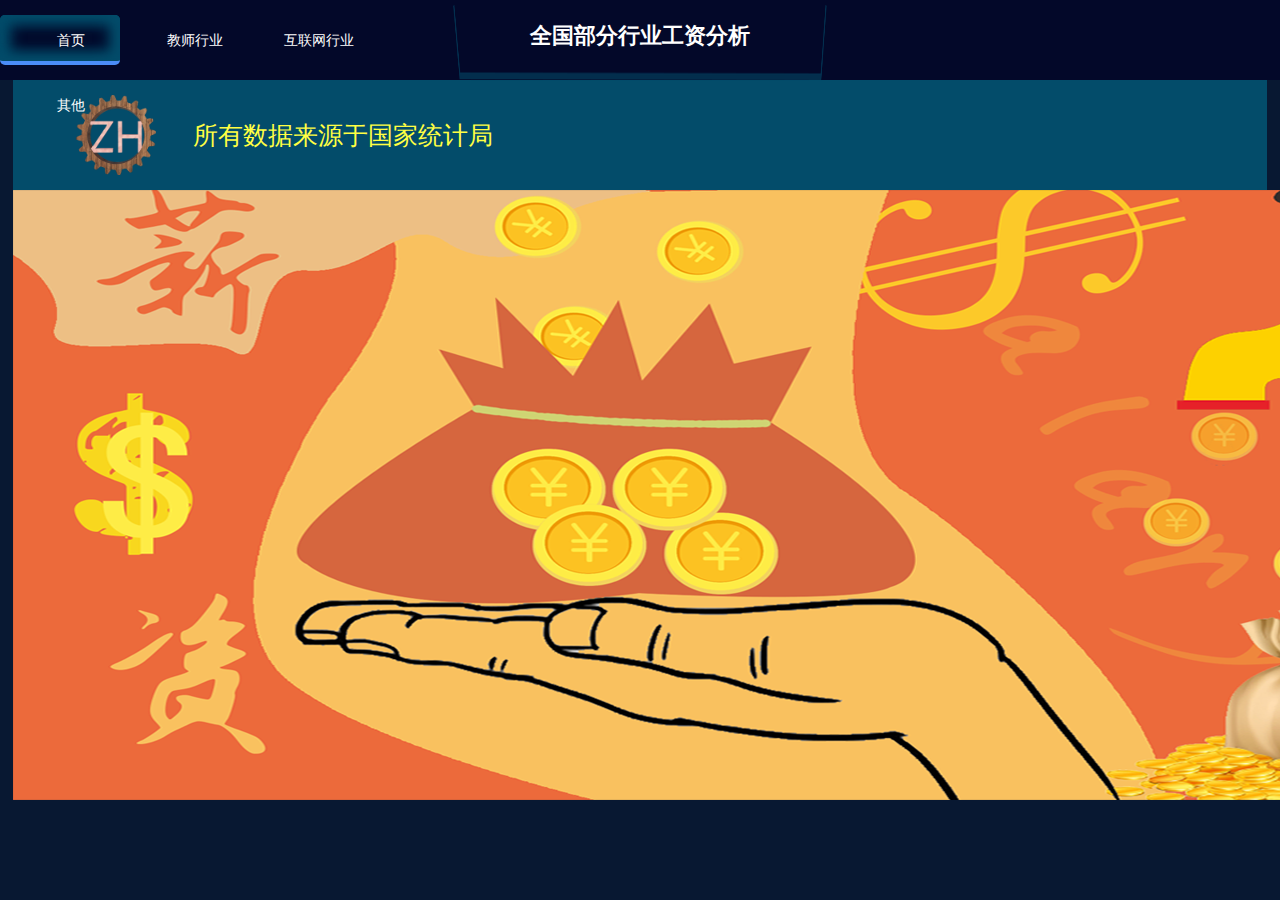
<file: index.html>
<!DOCTYPE html>
<html lang="en">
<head>
    <meta charset="UTF-8">
    <title>全国部分行业工资分析</title>
    <link href="styles/common.css" rel="stylesheet">
    <script src="scripts/Plugin/jquery-3.3.1.min.js"></script>
    <script src="https://www.jq22.com/jquery/echarts-4.2.1.min.js"></script>
    <script src="../scripts/Plugin/bmap.min.js"></script>
    <script src="../scripts/common.js"></script>
    <script src="../scripts/index.js"></script>
    <script src="../scripts/Plugin/laydate/laydate.js"></script>
</head>
<body>
<!--顶部-->
<header class="header left">
    <div class="left nav">
        <ul>
            <li class="nav_active"><i class="nav_1"></i><a href="index.html">首页</a> </li>
            <li><i class="nav_2"></i><a href="第二部分.html">教师行业</a> </li>
            <li><i class="nav_2"></i><a href="第三部分.html">互联网行业</a> </li>
            <li><i class="nav_3"></i><a href="第四部分.html">其他</a> </li>
            </ul>
    </div>
    <div class="header_center left" style="position:relative">
        
        <h2><strong>全国部分行业工资分析</strong></h2>

    </div>


</header>
<!--内容部分-->
<div class="con2 left">
    <!--总概-->
    <div class="con_div1">
        <div class="con_div_textq left">
            <div class="con_div_text00 left">
                <img src="images/logo.png" class="logo"/>
                    <p class="shouye">所有数据来源于国家统计局</p>
            </div>
        </div>
            <img src="images/shouye.png" class="cf" alt="">
    </div>
  </div>
  </body>
  </html>
</file>
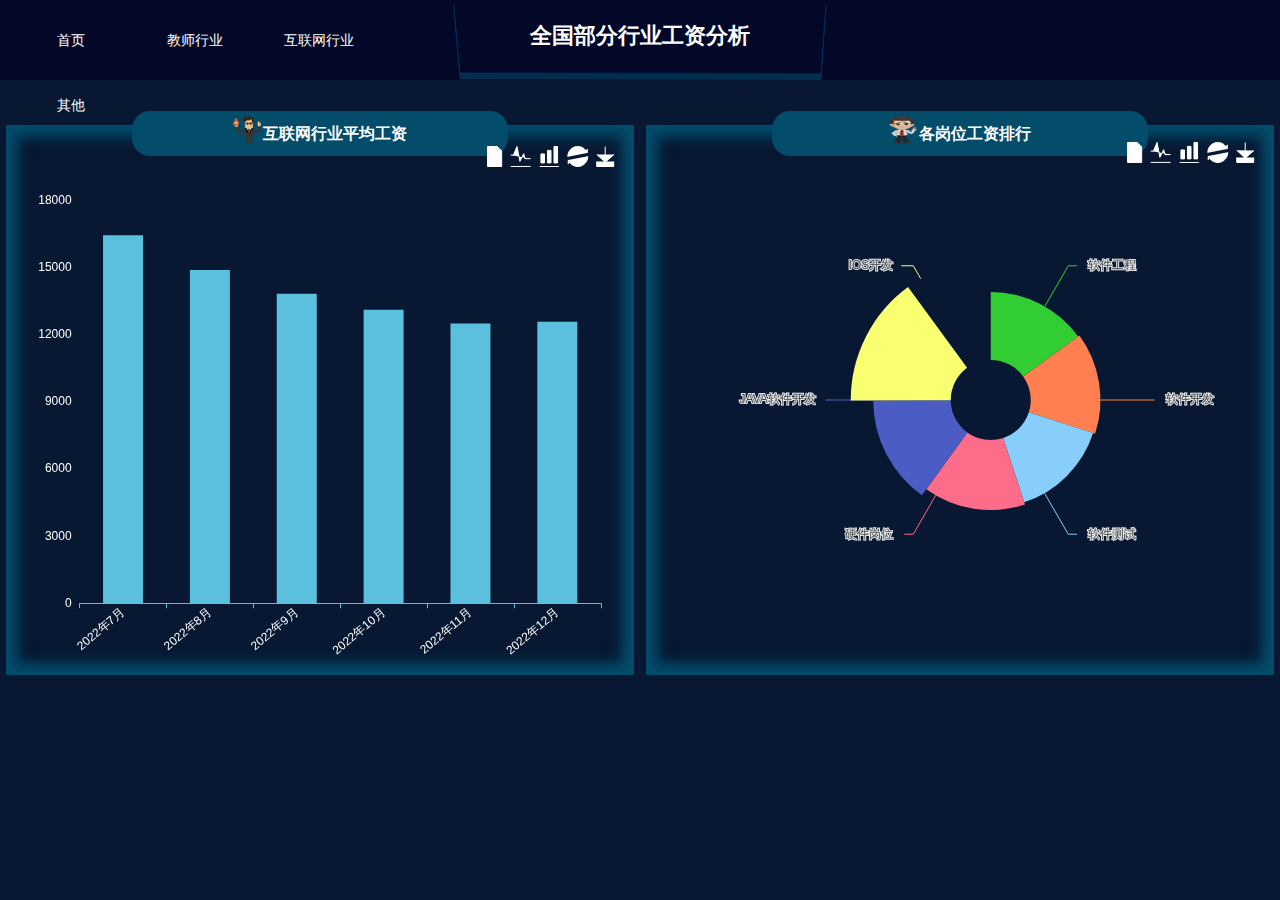
<file: 第三部分.html>
<!DOCTYPE html>
<html lang="en">
<head>
    <meta charset="UTF-8">
    <title>全国部分行业工资分析</title>
    <link href="styles/common.css" rel="stylesheet">
    <script src="scripts/Plugin/jquery-3.3.1.min.js"></script>
    <script src="https://www.jq22.com/jquery/echarts-4.2.1.min.js"></script>
    <script src="scripts/common.js"></script>
    <script src="scripts/hulianwang.js"></script>
    <script src="scripts/echarts.js"></script>
</head>
<body>
<!--顶部-->
<header class="header left">
  <div class="left nav">
      <ul>
        <li><i class="nav_1"></i><a href="index.html">首页</a> </li>
        <li><i class="nav_2"></i><a href="第二部分.html">教师行业</a> </li>
        <li><i class="nav_2"></i><a href="第三部分.html">互联网行业</a> </li>
        <li><i class="nav_3"></i><a href="第四部分.html">其他</a> </li>
          </ul>
  </div>
    <div class="header_center left" style="position:relative">
  
        <h2><strong>全国部分行业工资分析</strong></h2>

    </div>
    <div class="right nav text_right">
        <ul>

        </ul>
    </div>

</header>
<!--内容部分-->
<div class="con left" style="width:50%;">
    <!--统计分析图-->
    <div class="div_any">
        <div class="left div_any01" style="width:100%;">
            <div class="div_any_child" style="width:98%;position:relative;height: 550px;">
                <div class="div_any_title"><img src="images/hualinwang1.png">互联网行业平均工资</div>
                <div id="histogramChart1"  style="width:100%;display: inline-block;height: 100%;margin-top: 15px;"></div>
            </div>
        </div>         
      </div>
    </div>
<div class="con right" style="width:50%;">
  <div class="div_any">
      <div class="left div_any01" style="width:100%;">
          <div class="div_any_child" style="width:98%;position:relative;height: 550px;">
              <div class="div_any_title"><img src="images/hulianwang2.png">各岗位工资排行</div>
              <div id="lineChart2"  style="width: 100%;height: 100%;display: inline-block;"></div>
          </div>
      </div>
      
  </div>
</div>
</body>
</html>
</file>
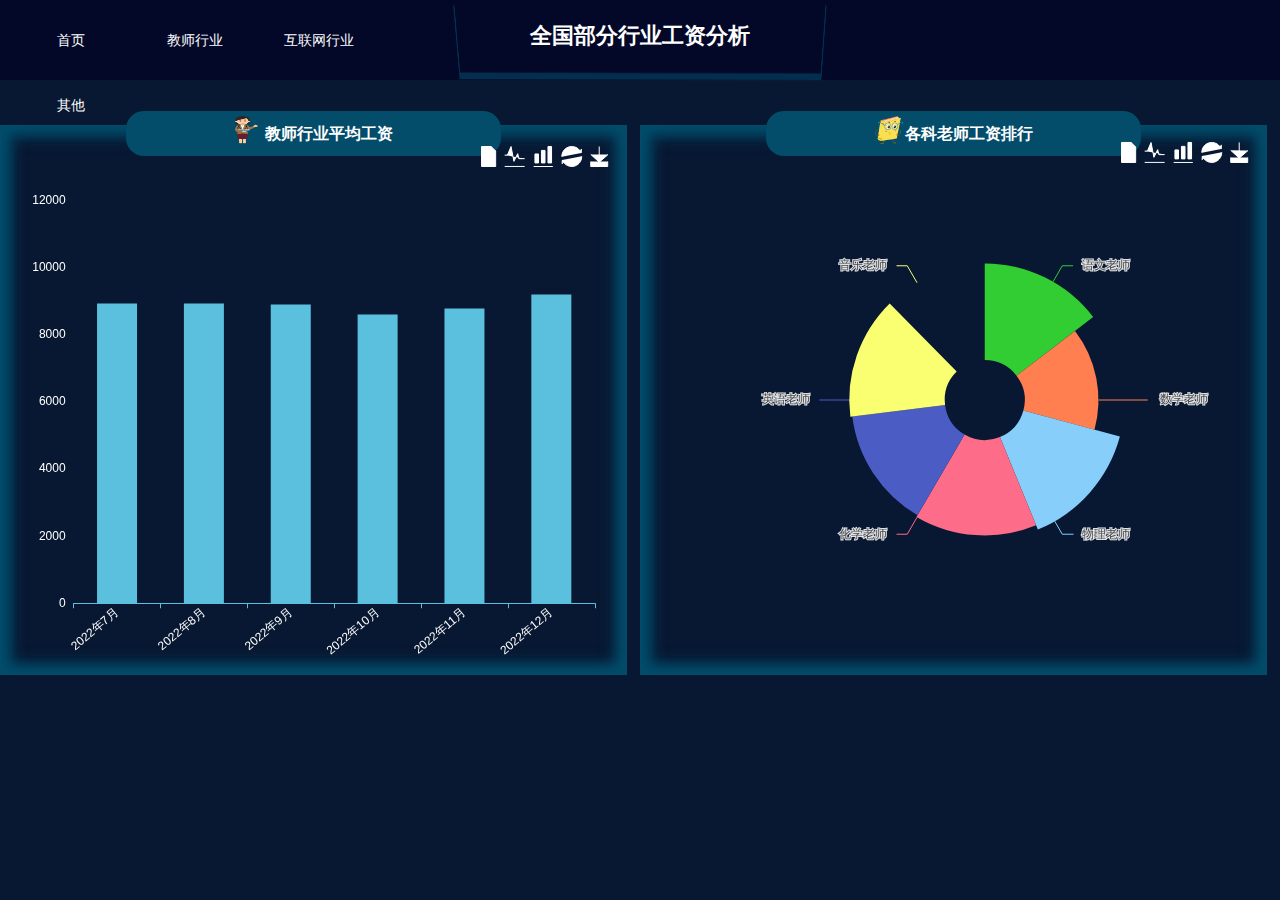
<file: 第二部分.html>
<!DOCTYPE html>
<html lang="en">
<head>
    <meta charset="UTF-8">
    <title>全国部分行业工资分析</title>
    <link href="styles/common.css" rel="stylesheet">
    <script src="scripts/Plugin/jquery-3.3.1.min.js"></script>
    <script src="https://www.jq22.com/jquery/echarts-4.2.1.min.js"></script>
    <script src="scripts/common.js"></script>
    <script src="scripts/trend.js"></script>
    <script src="scripts/echarts.js"></script>
</head>
<body>
<!--顶部-->
<header class="header left">
  <div class="left nav">
      <ul>
          <li><i class="nav_1"></i><a href="index.html">首页</a> </li>
          <li><i class="nav_2"></i><a href="第二部分.html">教师行业</a> </li>
          <li><i class="nav_2"></i><a href="第三部分.html">互联网行业</a> </li>
          <li><i class="nav_3"></i><a href="第四部分.html">其他</a> </li>
          </ul>
  </div>
    <div class="header_center left" style="position:relative">
  
        <h2><strong>全国部分行业工资分析</strong></h2>

    </div>
    <div class="right nav text_right">
        <ul>

        </ul>
    </div>

</header>
<!--内容部分-->
<div class="con left" style="width:50%;">
    <!--统计分析图-->
    <div class="div_any_child" style="width:98%;position:relative;height: 550px;">
        <div class="div_any_title"><img src="images/jiaoshi.png">教师行业平均工资</div>
        <div id="histogramChart1"  style="width:100%;display: inline-block;height: 100%;margin-top: 15px;"></div>
    </div>

    </div>
<div class="con right" style="width:50%;">
 
          <div class="div_any_child" style="width:98%;position:relative;height: 550px;">
              <div class="div_any_title"><img src="images/jiaoshi2.png">各科老师工资排行</div>
              <div id="lineChart2"  style="width: 100%;height: 100%;display: inline-block;"></div>
          </div>
    
  
</div>
</body>
</html>
</file>
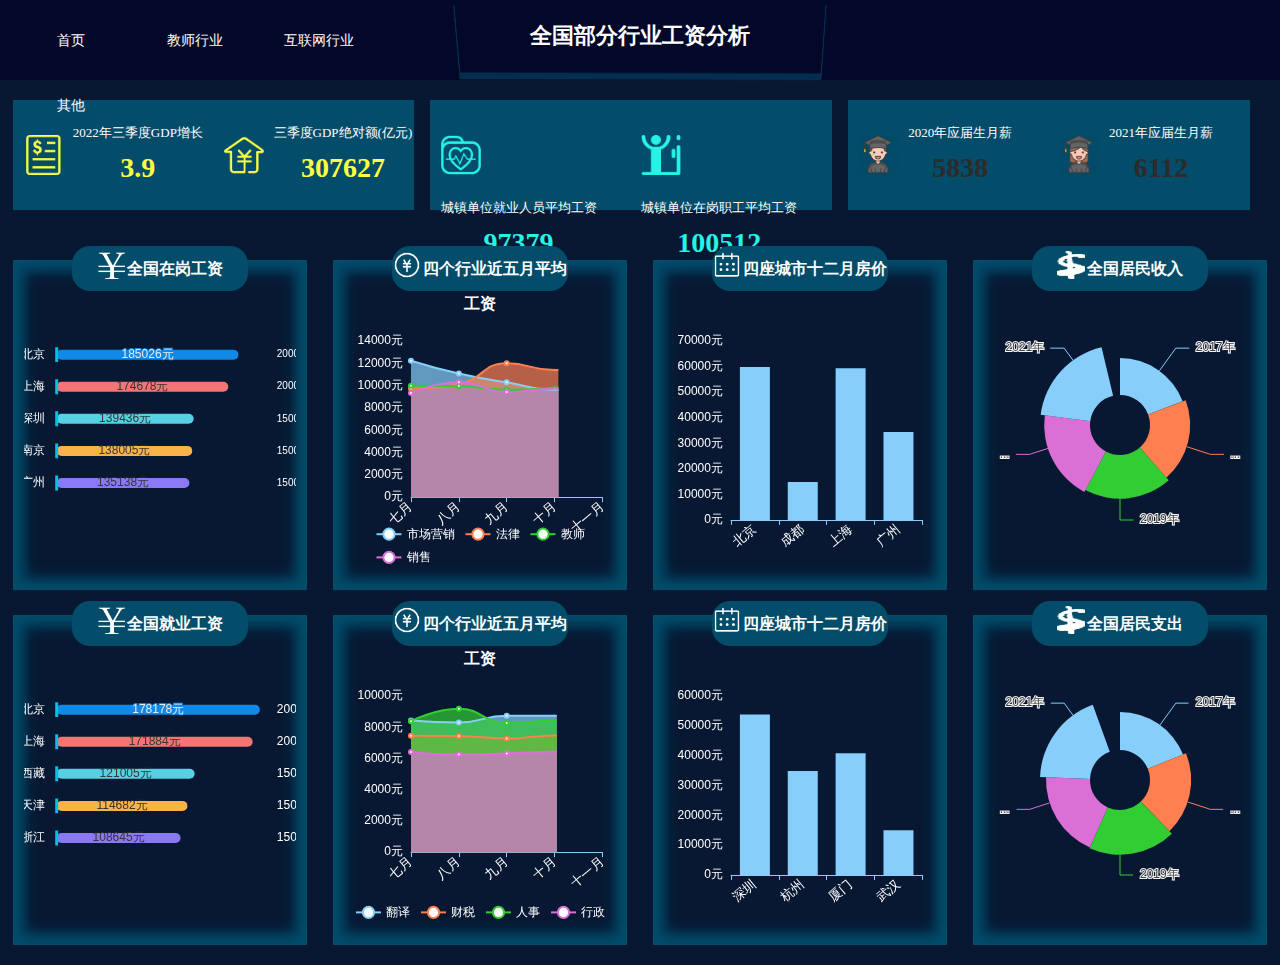
<file: 第四部分.html>
<!DOCTYPE html>
<html lang="en">
<head>
    <meta charset="UTF-8">
    <title>全国部分行业工资分析</title>
    <link href="styles/common.css" rel="stylesheet">
    <script src="scripts/Plugin/jquery-3.3.1.min.js"></script>
    <script src="https://www.jq22.com/jquery/echarts-4.2.1.min.js"></script>
    <script src="../scripts/Plugin/bmap.min.js"></script>
    <script src="../scripts/common.js"></script>
    <script src="scripts/quota.js"></script>
    <script src="scripts/echarts.js"></script>
</head>
<body>
<!--顶部-->
<header class="header left">
  <div class="left nav">
      <ul>
          <li><i class="nav_1"></i><a href="index.html">首页</a> </li>
          <li><i class="nav_2"></i><a href="第二部分.html">教师行业</a> </li>
          <li><i class="nav_2"></i><a href="第三部分.html">互联网行业</a> </li>
          <li><i class="nav_3"></i><a href="第四部分.html">其他</a> </li>
          </ul>
  </div>
    <div class="header_center left" style="position:relative">
        
        <h2><strong>全国部分行业工资分析</strong></h2>

    </div>
    <div class="right nav text_right">
        <ul>

        </ul>
    </div>

</header>
<!--内容部分-->
<div class="con left">
  <!--数据总概-->
  <div class="con_div">
      <div class="con_div_text left">
          <div class="con_div_text01 left">
              <img src="images/info_7.png" class="left text01_img"/>
              <div class="left text01_div">
                  <p>2022年三季度GDP增长</p>
                  <p>3.9</p>
              </div>
          </div>
          <div class="con_div_text01 right">
              <img src="images/info_8.png" class="left text01_img"/>
              <div class="left text01_div">
                  <p>三季度GDP绝对额(亿元)</p>
                  <p>307627</p>
              </div>
          </div>
      </div>
      <div class="con_div_text left">
          <div class="con_div_text01 left">
              <img src="images/info_9.png" class="left text01_img"/>
              <div class="left text01_div">
                  <p>城镇单位就业人员平均工资</p>
                  <p class="sky">97379</p>
              </div>
          </div>
          <div class="con_div_text01 right">
              <img src="images/info_10.png" class="left text01_img"/>
              <div class="left text01_div">
                  <p>城镇单位在岗职工平均工资</p>
                  <p class="sky">100512</p>
              </div>
          </div>
      </div>
      <div class="con_div_text left">

          <div class="con_div_text01 left">
              <img src="images/yingjie2.png" class="left text01_img"/>
              <div class="left text01_div">
                  <p>2020年应届生月薪</p>
                  <p class="org">5838</p>
              </div>
          </div>
          <div class="con_div_text01 right">
              <img src="images/yingjie1.png" class="left text01_img"/>
              <div class="left text01_div">
                  <p>2021年应届生月薪</p>
                  <p class="org">6112</p>
              </div>
          </div>
      </div>
  </div>
    <!--统计分析图-->
    <div class="div_any">
        <div class="left div_any01">
            <div class="div_any_child">
                <div class="div_any_title"><img src="images/zaigang.png">全国在岗工资</div>
                <p id="histogramChart1" class="p_chart"></p>
            </div>
            <div class="div_any_child">
                <div class="div_any_title"><img src="images/zaigang.png">全国就业工资</div>
                <p id="histogramChart2" class="p_chart"></p>
            </div>
        </div>
        <div class="left div_any01">
            <div class="div_any_child">
                <div class="div_any_title"><img src="images/title_7.png">四个行业近五月平均工资</div>
                <p id="lineChart1" class="p_chart"></p>
            </div>
            <div class="div_any_child">
                <div class="div_any_title"><img src="images/title_7.png">四个行业近五月平均工资</div>
                <p id="lineChart2" class="p_chart"></p>
            </div>
        </div>
        <div class="left div_any01">
            <div class="div_any_child">
                <div class="div_any_title"><img src="images/title_10.png">四座城市十二月房价</div>
                <p id="histogramChart3" class="p_chart"></p>
            </div>
            <div class="div_any_child">
                <div class="div_any_title"><img src="images/title_10.png">四座城市十二月房价</div>
                <p id="histogramChart4" class="p_chart"></p>
            </div>
        </div>
        <div class="left div_any01">
            <div class="div_any_child">
                <div class="div_any_title"><img src="images/jiuye.png">全国居民收入</div>
                <p id="pieChart1" class="p_chart"></p>
            </div>
            <div class="div_any_child">
                <div class="div_any_title"><img src="images/jiuye.png">全国居民支出</div>
                <p id="pieChart2" class="p_chart"></p>
            </div>
        </div>
    </div>


</div>
</body>
</html>
</file>
<file: styles/common.css>
body::-webkit-scrollbar {
    display: none;
}
.BMap_cpyCtrl {
   display: none;
}

.anchorBL {
   display: none;
}
.yui-toast-mask {
    position: fixed;
    width: 100%;
    height: 100%;
    background: rgba(0, 0, 0, 0);
    top: 0;
    left: 0;
    z-index: 1000;
    display: -webkit-box;
    display: -webkit-flex;
    display: flex;
    -webkit-box-align: center;
    -webkit-align-items: center;
    align-items: center;
}

.yui-toast-mask .yui-toast {
    background: rgba(0, 0, 0, 0.5);
    min-height: 3rem;
    min-width: 3rem;
    border-radius: .5rem;
    margin: 0 auto;
    overflow: hidden;
    color: #FFFFFF;
    font-size: 14px;
    padding: 10px;
    max-height: 90%;
    max-width: 90%;
    display: -webkit-box;
    display: -webkit-flex;
    display: flex;
    -webkit-box-align: center;
    -webkit-align-items: center;
    align-items: center;
}
*{
    margin: 0;
    padding: 0;
    list-style: none;
    text-decoration: none;
}
/* CSS Document */
::-webkit-scrollbar-track{border-radius: 10px;-webkit-box-shadow: inset 0 0 6px rgba(0,0,0,0);}/*滚动条的滑轨背景颜色*/
::-webkit-scrollbar-thumb{background-color: rgba(0,0,0,0.05);border-radius: 10px;-webkit-box-shadow: inset 1px 1px 0 rgba(75, 75, 75, 0.58);}/*滑块颜色*/
::-webkit-scrollbar-thumb{background-color: rgba(0,0,0,0.2);border-radius: 10px;-webkit-box-shadow: inset 1px 1px 0 rgba(48, 48, 48, 0.92);}
::-webkit-scrollbar{width: 16px;height: 16px;}/* 滑块整体设置*/
::-webkit-scrollbar-track,
::-webkit-scrollbar-thumb{border-radius: 999px;border: 5px solid transparent;}
::-webkit-scrollbar-track{box-shadow: 1px 1px 5px rgba(0,0,0,.2) inset;}
::-webkit-scrollbar-thumb{min-height: 20px;background-clip: content-box;box-shadow: 0 0 0 5px rgba(255,255,255,.5) inset;}
::-webkit-scrollbar-corner{background: transparent;}/* 横向滚动条和纵向滚动条相交处尖角的颜色 */

body{
    font-size: 100%;
    height: 100%;
    background-color: #081832;
}
a:hover{
    text-decoration: none;
}
.left{
    float: left;
}
.right{
    float: right;
}
.clear{
    clear: both;
}

.text_right{
    text-align: right;
}
.header{
    width: 100%;
    height: 80px;
    background-color: #030829;

}
.header_center{
    width: 30%;
    margin: 5px auto;
    color: #FFFFff;
    text-align: center;
    height: 80px;
    background-image: url("../images/logoBg.png");
    background-size: 100% 100%;
    font-family: "微软雅黑"!important;


}
.header_center h2{
   margin-top: 16px !important;
   font-size: 22px !important;

}
.color_font{
    color: #e8f7fe !important;
    font-size: 12px !important;
}
.header_logo{
    margin-left: 1%;
    margin-top: 12px;

}
.header_logo img{
    height: 56px;
}
.nav{

    width: 35%;
}
.nav>ul{

}
.nav>ul>li{
    display: inline-block;
    width: 120px;
    text-align: center;
    height: 50px;
    position: relative;
    line-height: 50px;
    margin-top: 15px;
    box-sizing: border-box;
    /*box-shadow: -5px 0px 5px #034c6a inset, !*å·¦è¾¹é˜´å½±*!*/
    /*0px -5px 15px #034c6a inset, !*ä¸Šè¾¹é˜´å½±*!*/
    /*5px 0px 15px #034c6a inset, !*å³è¾¹é˜´å½±*!*/
    /*0px 5px 15px #034c6a inset;*/


    border-radius: 5px;

}
.nav>ul>li:hover{
    box-shadow: -10px 0px 15px #034c6a inset, /*å·¦è¾¹é˜´å½±*/
    0px -10px 15px #034c6a inset, /*ä¸Šè¾¹é˜´å½±*/
    10px 0px 15px #034c6a inset, /*å³è¾¹é˜´å½±*/
    0px 10px 15px #034c6a inset;

    box-sizing: border-box;
}
.nav>ul>li i{
    width: 16px;
    height: 16px;
    display: inline-block;
    position: relative;
    top:3px;
    margin-right: 5px;
}
.nav>ul>li>a{
    color: #ffffff;
    /*display: inline-block;*/
    /*padding: 0 15px 0 5px;*/
    font-size: 14px;
}
/*.nav>ul>li:hover .li_ul{*/
    /*display: block;*/
/*}*/

.li_ul{
    position: absolute;
    background-color: #030829;
    width: 100%;
    /*border-top:4px solid #4b8df8;*/
    display: none;
    z-index: 999;

}
.li_ul li{
    line-height: 40px !important;
}
.li_ul li:hover{
    background-color: #4b8df8;
}
.li_ul li a{
    color: #ffffff;
    font-size: 13px;
}

.nav_1{
     background: url("../images/nav_1.png");
 }
.nav_2{
    background-image: url("../images/nav_2.png");
}
.nav_3{
    background-image: url("../images/nav_3.png");

}
.nav_4{
    background-image: url("../img/nav_4.png");
}
.nav_5{
    background-image: url("../img/nav_5.png");
}
.nav_6{
    background-image: url("../img/nav_6.png");
}
.nav_7{
    background-image: url("../img/nav_7.png");
}
.nav_8{
    background-image: url("../img/nav_9.png");
}
.nav_active{
    border-bottom: 4px solid #4b8df8;
    box-shadow: -10px 0px 15px #034c6a inset, /*å·¦è¾¹é˜´å½±*/
    0px -10px 15px #034c6a inset, /*ä¸Šè¾¹é˜´å½±*/
    10px 0px 15px #034c6a inset, /*å³è¾¹é˜´å½±*/
    0px 10px 15px #034c6a inset;

    box-sizing: border-box;
}
.con{
    width: 100%;
    background-color: #081832;
    padding-top: 20px;
    padding-bottom: 20px;
}
.con2{
    width: 100%;
    background-color: #081832;
    padding-top: 0px;
    padding-bottom: 0px;
}
.con1{
    width: 100%;
    background-color: #081832cc;
    /*padding-bottom: 4px;*/
    box-sizing: border-box;
    overflow: auto;
}
.find_expend{
    display: none;
}
.con1::before{
    content: "";
    display: block;
    clear: both;
    visibility: hidden;
    height: 0;
}
.select_time{
    width: 140px;
    height: 36px;

    margin-bottom: 25px;
    margin-left: 1%;
   padding-left: 20px;
 ;

}
.select_time img{
    height: 18px;
    margin-top: 9px;
}
.select_time input{
    border: none;
    background-color: transparent;
    width: 80px;
    height: 20px;
   top:-5px;
    margin-left: 10px;
    position: relative;
    text-indent: 1em;
    outline: none;
}
.con_div{
    height: 110px;
    width: 98%;
    margin-left: 1%;
    margin-bottom: 25px;
}
.con_div1{
    height: 110px;
    width: 98%;
    margin-left: 1%;
    margin-bottom: 0px;
}
.con_div_text{
    height: 100%;
    background-color: #034c6a;
    width: 32%;
    margin-right: 1.3%;
}
.con_div_text01{
    width: 50%;
    height: 100%;
}
.con_div_text00{
    width: 50%;
    height: 100%;
}
.con_div_textq{
    height: 100%;
    background-color: #034c6a;
    width: 100%;
    margin-right: 1.3%;
}
.text01_img{
    width: 40px;
    height: 40px;
    margin-left: 5%;
  margin-top: 35px;
}
.logo{
    width: 80px;
    height: 80px;
    margin-left: 10%;
  margin-top: 15px;
}
.text01_div{
    margin-top: 15px;
    margin-left: 5%;
    text-align: center;

}
.shouye{
    width: 400px ;
    font-size: 25px;
    color: #ffff43;
    margin-left: 180px;
    margin-top: -60px;
}
.text01_div p{
    line-height: 35px;
}
.text01_div p:nth-child(1){
    font-size: 13px;
    color: #ffffff;
}
.text01_div p:nth-child(2){
    font-size: 28px;
    color: #ffff43;
    font-weight: 600;

}
.red{
    color: red !important;
}
.sky{
    color: #25f3e6 !important;
}
.org{
    color: #2e2b2b !important;
}
/* .cf{
    margin-left: 16px;
    width: 1458px;
    height:710px;
} */
.div_any{
    width: 100%;
    margin-left: 1%;
    margin-bottom: 25px;
    height: 610px;
}
.div_any1{
    width: 100%;
    margin-bottom: 25px;
    height: 610px;
}
.div_any01{
    width: 23%;
    margin-right: 2%;
}
.div_any02{
    width: 48%;
    margin-right: 2%;
}
.div_any03{
    width: 98%;
   margin: 15px auto;

}
.div_any_child{
    width: 100%;
    height: 330px;
    box-shadow: -10px 0px 15px #034c6a inset, /*å·¦è¾¹é˜´å½±*/
    0px -10px 15px #034c6a inset, /*ä¸Šè¾¹é˜´å½±*/
    10px 0px 15px #034c6a inset, /*å³è¾¹é˜´å½±*/
    0px 10px 15px #034c6a inset;
    border: 1px solid #034c6a;
    box-sizing: border-box;
    position: relative;
    margin-top: 25px;
}
.div_any_child01{
    width: 48%;
    box-shadow: -10px 0px 15px #034c6a inset, /*å·¦è¾¹é˜´å½±*/
    0px -10px 15px #034c6a inset, /*ä¸Šè¾¹é˜´å½±*/
    10px 0px 15px #034c6a inset, /*å³è¾¹é˜´å½±*/
    0px 10px 15px #034c6a inset;
    border: 1px solid #034c6a;
    box-sizing: border-box;
    position: relative;
    margin-right: 2%;

}
.div_any_child01_wh{
    width: 98% !important;
}
.div_height01{
    height: auto !important;
    padding: 5px;
}
.char_table{
    height: 200px;
}
.p_chart{
    height: 288px;

    padding: 5px 10px;

    margin-top: 15px;

}
#map_div{
    width: 96%;
    height: 94%;
}
.div_height{
    height:685px !important;
}
.div_any_title{
    background-color: #034c6a;
    border-radius: 18px;
    position: absolute;
    height: 45px;
    width: 60%;
    top:-15px;
    color: #ffffff;
    font-weight: bold;
    font-size: 16px;
    left: 20%;
    line-height: 35px;
    text-align: center;
}
.div_any_title img{
    width: 28px;
    height: 28px;
    position: relative;
    top:5px;
    margin-right: 2px;
}
.any_title_width{
    width: 30% !important;
    left: 35% !important;
}
.div_table{
    width: 98%;
    margin-left: 1%;
    margin-bottom: 25px;
    height: 280px;
}
.div_table_box{
    width: 23%;
    margin-right: 2%;
}
.table_p{
    height: 93%;
    margin-top: 7%;
    position: relative;


}.table_p01{
     height:auto !important;
     margin-top: 0!important;
     position: relative;


 }
.table_p01 table td{
    padding: 6px 0;
}
.table_p table{
    width: 100%;
    height: 100%;
    border-collapse: collapse;

    position: absolute;
    text-align: center;
}
.table_p table thead th{
    color: #61d2f7;
    font-size: 14px;
    font-weight: 600;
    padding-top: 5px;
    padding-bottom: 5px;
}
.table_p table tbody{
    color: #ffffff;
   font-size: 13px;
}
.table_p table tbody tr:nth-child(2n+1){
    background-color: #072951;
    box-shadow: -10px 0px 15px #034c6a inset,
    10px 0px 15px #034c6a inset;
}

.car_left{
    width: 18%;
    height: 100%;
    background-color:  #081832;
}
.car_center{

    height: 100%;
    background-color:  #081832;
    width: 50.5%;
    margin-left: 0.5%;
}
.car_center video{
    width: 49.5%;
    height: 49%;


    box-sizing: border-box;
    box-shadow: -10px 0px 15px #034c6a inset,
    10px 0px 15px #034c6a inset;
    float: left;
}
.magin_top{
    margin-top: 1%;
}
.magin_left{
    margin-left: 1%;
}
.car_right{
    width: 31%;
    height: 100%;
}
.text_center{
    text-align: center;
}
.carNo_input{
    width: 75%;
    height: 25px;
    margin-top: 5px;
    margin-bottom: 5px;
    text-indent: 2em;
    margin-left: 5%;

    border:1px solid #072951;
border-radius: 3px;
}
.find_but{
    height: 25px;
    background-image: url("../img/find.png");
    width: 25px;
    background-repeat: no-repeat;
    background-size: 100% 100%;
    position: relative;
    top:8px;
    border:none;
    background-color: transparent;
}
.find_but1{
    height: 25px;
    background-image: url("../img/find.png");
    width: 25px;
    background-repeat: no-repeat;
    background-size: 100% 100%;
    position: relative;
    top:8px;
    border:1px solid #4b8df8;
    background-color: transparent;
}
.set_list{
    padding: 10px 5%;
    color: #eee;
    font-size: 14px;
}
.list_i{
    width: 16px;
    height: 16px;
    display: inline-block;

    background-image: url("../img/nav_1.png");
    top:3px;
    position: relative;
}
.left_up{

    height: 58%;

}
.left_table{

    height: 98%;

    border-radius: 5px;
    width:18%!important;
    background-color:  #081832;


}
.right_table{
    height: 98%;

    border-radius: 5px;
    width:81.5%!important;
    background-color:  #081832;
    margin-left: 0.5%;
}
.center_table{
    height: 100%;
    border-radius: 5px;
    width:100%;
    background-color:  #081832;
   margin: 0 auto;
}
.bow_shadow{
    box-shadow: -8px 0px 10px #034c6a inset,
    8px 0px 10px #034c6a inset;
    width: 100%;
    box-sizing: border-box;
}

.ztree li a{
    color: #FFFFff !important;
}
.left_down{
    height: 40%;
    margin-top: 2%;
}
.tab_a{
    width: 45%;
    height: 30px;
    line-height: 30px;
    color: #FFFFff;
    background-color: #667fa7;
    display: inline-block;
    margin-right: 1%;
    margin-top: 5px;
    font-size: 14px;
}
.tab_aActive{
    background-color:#034c6a !important;
    font-weight: 600;
}
.car_content{
    margin-left: 5%;

    font-size: 13px;
    color: #eeeeee;
}
.car_content p{
    padding-top: 5px;
    padding-bottom: 5px;
}
.table2_find{
    background-color: #072951;
    box-shadow: -10px 0px 15px #034c6a inset, 10px 0px 15px #034c6a inset;
    width: 100%;
    padding: 5px 0;
    color: #FFFFff;
}


.table2_find input[type=text]{
    background-color: transparent;
    width: 16%;
    height: 24px;
    border-radius: 3px;
    text-indent: 1em;
    border:1px solid #7EC4CC;

}


.table_find{
    width: 100%;
    padding: 8px 0;
    border-bottom: 2px solid #a5c5f83b;
    font-size: 13px;
}
.more_find{

    cursor: pointer;
    position: relative;
    top:5px;
}
.table_find .glyphicon{
    margin-right: 5px;
}
.table_find button{
    padding: 4px 10px;
}
.table_find p{
    margin-top: 8px;
}
.table_find label{

    color: #eeeeee;

    width: 8%;
    display: inline-block;
    text-align: right;

}
.table_find input[type=text],.table_find input[type=date]{
    width: 16%;
    height: 24px;
    border-radius: 3px;
    text-indent: 1em;
    border:1px solid#4b8df8;
    background-color: #cccccc4f;
}
.table_find select{
    width: 12%;
    height: 24px;
    border-radius: 3px;
    text-indent: 1em;
    border:1px solid #4b8df8;
    background-color: #cccccc4f;
}
.table_find input[type=checkbox]{
    width: 14px;
    height: 14px;
    position: relative;
    top:3px;
    margin-right: 5px;
}
.table_find span{
    color: #b2cbf3;

    margin-right: 2%;
}
.find_button{
    width: 5%;
    height: 26px;
    border: none;
    border-radius: 2px;
    background-color: #4b8df8;
    color: #FFFFff;
    font-size: 14px;

}
.table2_style{
    color: #FFFFff;
    border: none !important;
    font-size: 13px;
}
.table2_style a{
    margin-right: 10px;
}
.table2_style tbody tr:nth-child(2n+1){
    background-color: #072951;
   border-left: 4px solid #4b8df8;;
}
.table2_style thead tr{
    color: #FFFFff;
   background-color:#4b8df8;
}
.table2_style td{
    border: none !important;
}
.table2_style thead th{
    border-bottom: none !important;
}
.table2_style tbody tr:nth-child(2n):hover{
    /*color: #072951;*/
    background-color: rgba(75, 141, 248, 0.65);

}
.table_style{
    color: #FFFFff;
    box-shadow: -8px 0px 10px #034c6a inset,
    8px 0px 10px #034c6a inset;
    border: none !important;
    font-size: 13px;
}
.table_style a{
    margin-right: 10px;
}
.table_style td{
    border: none !important;
}
.table_style tbody tr:nth-child(2n+1){
    background-color: #072951;
    box-shadow: -10px 0px 15px #034c6a inset,
    10px 0px 15px #034c6a inset;
}
.table_style thead tr{
    color: #4b8df8;
}
.table_style thead th{
    border-bottom: none !important;
}
.table_style tbody tr:nth-child(2n):hover{
    /*color: #072951;*/
    background-color: rgba(75, 141, 248, 0.12);
}
.table_div{
    margin-top: 10px;
    color: #FFFFff;
}
.table_but{
    text-align: right;
    font-size: 13px;
    padding-bottom: 5px;
    padding-top: 10px;

}
.table_but a{
    margin-right: 15px;
    color: #FFFFff;
}
.table_but a i{
    margin-right: 5px;
}
.table_del{
    color: orangered;
}
.table_edit{
    color: #0D8BBD;
}
.span_left{
    padding: 5px;
}

/*统计分析界面样式*/
.static_top{
    width: 140px;
    height: 36px;
    line-height: 36px;
    background-color: #04425f;
    margin-bottom: 25px;
    margin-left: 1%;
    padding-left: 20px;
    border-radius: 1px;
    box-shadow: 0px 3px 3px #61d2f7;

}
.static_top i{
    width: 16px;
    height: 16px;
    display: inline-block;
    position: relative;
    background-image: url("../img/nav_7.png");
    background-repeat: no-repeat;
    margin-right: 6px;
    top:1px;
}
.static_top span{
    color: #25f3e6;
}
.stiatic_top_con{
    background-color: #034c6a;
    width: 96%;
    margin-left: 1%;
    margin-bottom: 25px;
    padding: 10px 1%;
    border-radius: 5px;
}
.stiatic_top_con table{
    width: 100%;
    border-collapse: collapse;
}
.stiatic_top_con table td{
    color: #FFFFff;
    padding: 5px;
    font-size: 13px;
    border:1px solid #485f849c;
}
.stiatic_top_con table .labe_td{
    color: #61d2f7;
    font-size: 14px;
    width: 120px;
    text-align: right;
}
.layui-layer-title{
    /*box-shadow: -8px 0px 10px #034c6a inset,*/
    /*8px 0px 10px #034c6a inset;*/
    background-color: #081832d4 !important;
    color: #FFFFff !important;
    border-bottom: 3px solid #4b8df8 !important;
    box-sizing: border-box;
}


.hide{
  display: none !important;
}
.xc_layer{position: fixed; top: 0; left: 0; width: 100%; height: 100%; background-color: #666666; opacity: 0.5; z-index: 1000;}
.popBox{position: fixed; left: 45%; top: 10%; background-color: #081832; z-index: 1001; width: 90%; max-height: 84%; margin-left: -40%; border-radius: 5px; font-weight: bold; color: #ffffff;height: 100%;}
.popBox .ttBox{height: 30px; line-height: 30px; padding: 14px 30px; border-bottom: solid 1px #eef0f1;text-align: center;-webkit-box-sizing: content-box;  -moz-box-sizing: content-box;box-sizing: content-box;}
.popBox .ttBox .tt{font-size: 20px; display: inline-block;  height: 30px;}
.popBox .txtBox{height: calc(100% - 80px);overflow: auto;padding: 10px 0;}
</file>
